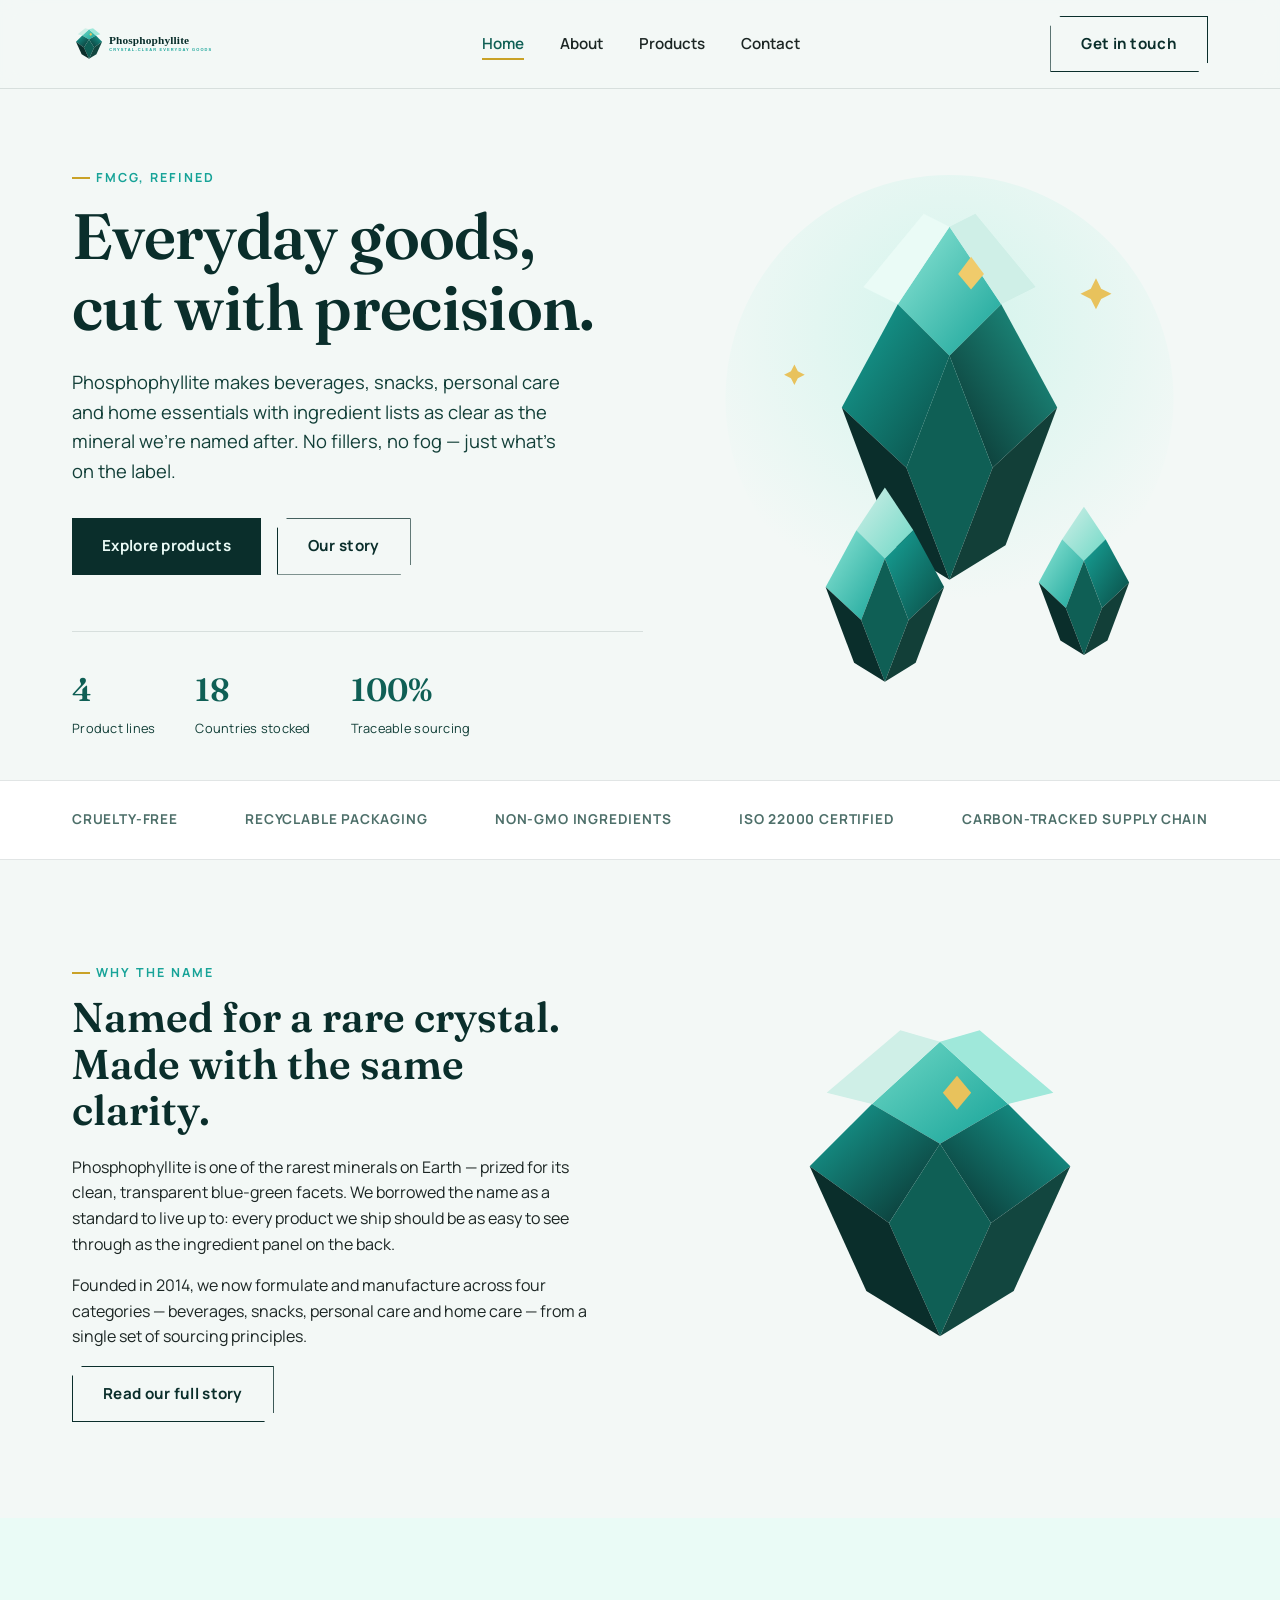
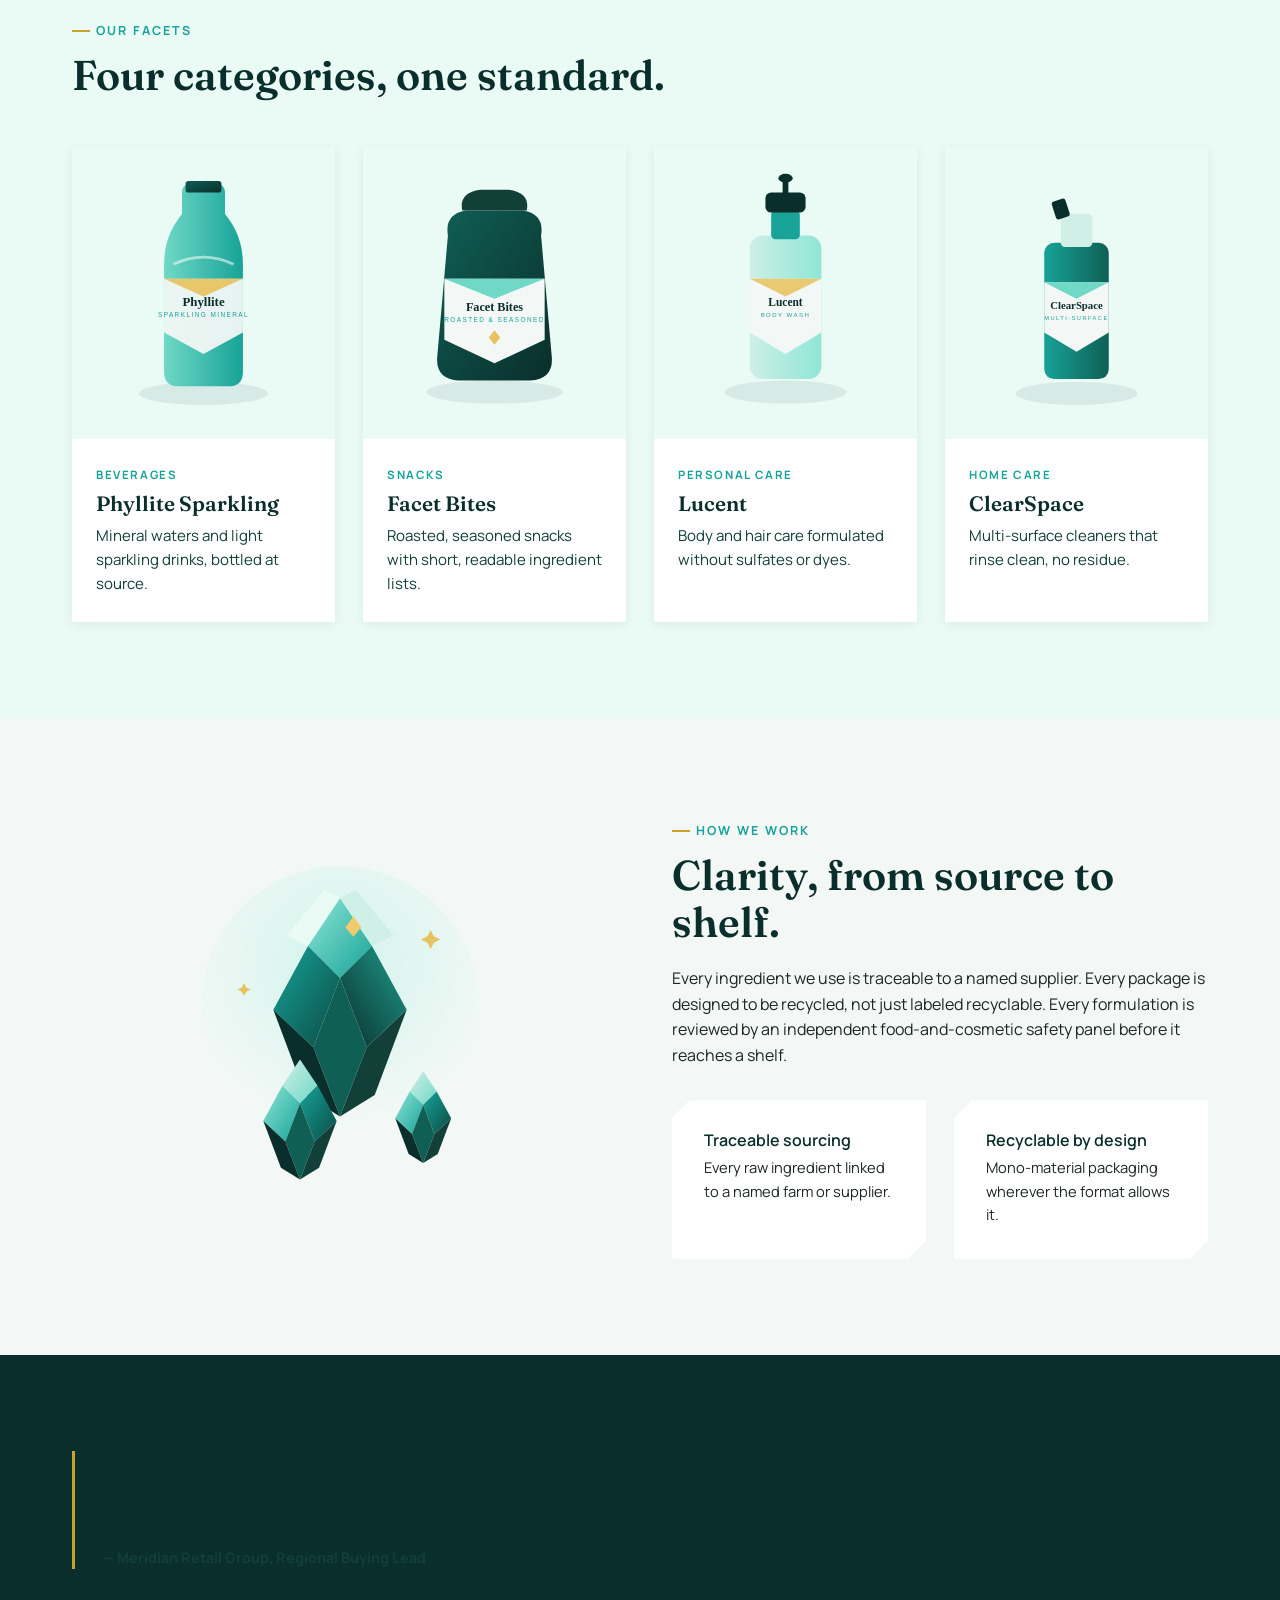
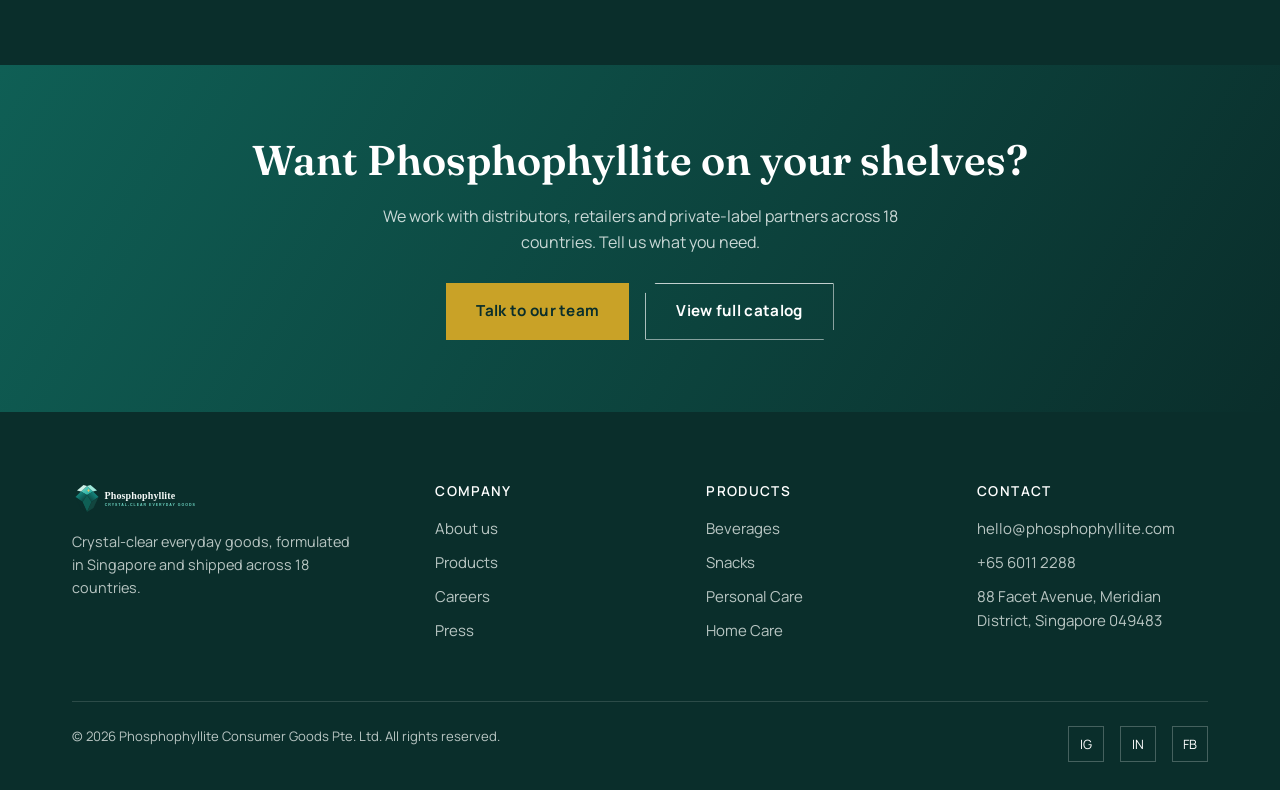
<file: docs/index.html>
<!DOCTYPE html>
<html lang="en">
<head>
<meta charset="UTF-8">
<meta name="viewport" content="width=device-width, initial-scale=1.0">
<title>Phosphophyllite — Crystal-Clear Everyday Goods</title>
<meta name="description" content="Phosphophyllite makes beverages, snacks, personal care and home care products with crystal-clear ingredients and transparent sourcing.">
<link rel="icon" type="image/svg+xml" href="assets/favicon.svg">
<link rel="preconnect" href="https://fonts.googleapis.com">
<link href="https://fonts.googleapis.com/css2?family=Fraunces:opsz,wght@9..144,500;9..144,600;9..144,700&family=Manrope:wght@400;500;600;700;800&display=swap" rel="stylesheet">
<link rel="stylesheet" href="css/style.css">
</head>
<body>

<header class="site-header">
  <nav class="nav">
    <a href="index.html" class="nav-logo"><img src="assets/logo-full.svg" alt="Phosphophyllite"></a>
    <ul class="nav-links" id="nav-links">
      <li><a href="index.html" class="active">Home</a></li>
      <li><a href="about.html">About</a></li>
      <li><a href="products.html">Products</a></li>
      <li><a href="contact.html">Contact</a></li>
    </ul>
    <div class="nav-cta">
      <a href="contact.html" class="btn btn-secondary">Get in touch</a>
      <button class="nav-toggle" aria-label="Toggle menu" aria-expanded="false">
        <span></span><span></span><span></span>
      </button>
    </div>
  </nav>
</header>

<main>

  <!-- HERO -->
  <section class="hero">
    <div class="container">
      <div class="hero-copy">
        <span class="eyebrow">FMCG, refined</span>
        <h1>Everyday goods,<br>cut with precision.</h1>
        <p class="hero-lede">Phosphophyllite makes beverages, snacks, personal care and home essentials with ingredient lists as clear as the mineral we're named after. No fillers, no fog — just what's on the label.</p>
        <div class="hero-actions">
          <a href="products.html" class="btn btn-primary">Explore products</a>
          <a href="about.html" class="btn btn-secondary">Our story</a>
        </div>
        <div class="hero-stats">
          <div>
            <span class="stat-num">4</span>
            <span class="stat-label">Product lines</span>
          </div>
          <div>
            <span class="stat-num">18</span>
            <span class="stat-label">Countries stocked</span>
          </div>
          <div>
            <span class="stat-num">100%</span>
            <span class="stat-label">Traceable sourcing</span>
          </div>
        </div>
      </div>
      <div class="hero-art">
        <img src="assets/hero-crystal.svg" alt="Illustration of a faceted phosphophyllite crystal cluster">
      </div>
    </div>
  </section>

  <!-- TRUST STRIP -->
  <div class="trust-strip">
    <div class="container">
      <span>Cruelty-free</span>
      <span>Recyclable packaging</span>
      <span>Non-GMO ingredients</span>
      <span>ISO 22000 certified</span>
      <span>Carbon-tracked supply chain</span>
    </div>
  </div>

  <!-- ABOUT TEASER -->
  <section>
    <div class="container two-col">
      <div>
        <span class="eyebrow">Why the name</span>
        <h2>Named for a rare crystal.<br>Made with the same clarity.</h2>
        <p>Phosphophyllite is one of the rarest minerals on Earth — prized for its clean, transparent blue-green facets. We borrowed the name as a standard to live up to: every product we ship should be as easy to see through as the ingredient panel on the back.</p>
        <p>Founded in 2014, we now formulate and manufacture across four categories — beverages, snacks, personal care and home care — from a single set of sourcing principles.</p>
        <a href="about.html" class="btn btn-secondary">Read our full story</a>
      </div>
      <div>
        <img src="assets/logo-mark.svg" alt="Phosphophyllite crystal mark" style="width:100%; max-width:340px; margin:0 auto; display:block;">
      </div>
    </div>
  </section>

  <!-- PRODUCT FACETS -->
  <section class="section-pale">
    <div class="container">
      <span class="eyebrow">Our facets</span>
      <h2>Four categories, one standard.</h2>
      <div class="grid grid-4" style="margin-top:48px;">
        <a href="products.html#beverages" class="product-card">
          <div class="thumb"><img src="assets/product-beverages.svg" alt="Phyllite sparkling mineral water bottle"></div>
          <div class="info">
            <span class="tag">Beverages</span>
            <h3>Phyllite Sparkling</h3>
            <p>Mineral waters and light sparkling drinks, bottled at source.</p>
          </div>
        </a>
        <a href="products.html#snacks" class="product-card">
          <div class="thumb"><img src="assets/product-snacks.svg" alt="Facet Bites roasted snack pouch"></div>
          <div class="info">
            <span class="tag">Snacks</span>
            <h3>Facet Bites</h3>
            <p>Roasted, seasoned snacks with short, readable ingredient lists.</p>
          </div>
        </a>
        <a href="products.html#personal-care" class="product-card">
          <div class="thumb"><img src="assets/product-personal-care.svg" alt="Lucent body wash bottle"></div>
          <div class="info">
            <span class="tag">Personal Care</span>
            <h3>Lucent</h3>
            <p>Body and hair care formulated without sulfates or dyes.</p>
          </div>
        </a>
        <a href="products.html#home-care" class="product-card">
          <div class="thumb"><img src="assets/product-home-care.svg" alt="ClearSpace multi-surface cleaner bottle"></div>
          <div class="info">
            <span class="tag">Home Care</span>
            <h3>ClearSpace</h3>
            <p>Multi-surface cleaners that rinse clean, no residue.</p>
          </div>
        </a>
      </div>
    </div>
  </section>

  <!-- QUALITY / SUSTAINABILITY -->
  <section>
    <div class="container two-col">
      <div>
        <img src="assets/hero-crystal.svg" alt="Faceted crystal illustration representing product purity" style="max-width:320px; margin:0 auto; display:block;">
      </div>
      <div>
        <span class="eyebrow">How we work</span>
        <h2>Clarity, from source to shelf.</h2>
        <p>Every ingredient we use is traceable to a named supplier. Every package is designed to be recycled, not just labeled recyclable. Every formulation is reviewed by an independent food-and-cosmetic safety panel before it reaches a shelf.</p>
        <div class="grid grid-2" style="margin-top:32px;">
          <div class="card facet-cut value-card">
            <h4 style="font-family:'Manrope',sans-serif; margin-bottom:6px;">Traceable sourcing</h4>
            <p style="font-size:0.92rem; margin:0;">Every raw ingredient linked to a named farm or supplier.</p>
          </div>
          <div class="card facet-cut value-card">
            <h4 style="font-family:'Manrope',sans-serif; margin-bottom:6px;">Recyclable by design</h4>
            <p style="font-size:0.92rem; margin:0;">Mono-material packaging wherever the format allows it.</p>
          </div>
        </div>
      </div>
    </div>
  </section>

  <!-- TESTIMONIAL -->
  <section class="section-dark">
    <div class="container">
      <div class="quote-block">
        "We switched three retail chains to Phosphophyllite's home care line in a single quarter — the reorder rate spoke for itself."
        <div class="quote-attrib">— Meridian Retail Group, Regional Buying Lead</div>
      </div>
    </div>
  </section>

  <!-- CTA -->
  <div class="cta-banner">
    <div class="container">
      <h2>Want Phosphophyllite on your shelves?</h2>
      <p>We work with distributors, retailers and private-label partners across 18 countries. Tell us what you need.</p>
      <div class="cta-actions">
        <a href="contact.html" class="btn btn-gold">Talk to our team</a>
        <a href="products.html" class="btn btn-secondary">View full catalog</a>
      </div>
    </div>
  </div>

</main>

<footer class="site-footer">
  <div class="container">
    <div class="footer-grid">
      <div class="footer-logo">
        <img src="assets/logo-full-dark.svg" alt="Phosphophyllite">
        <p style="max-width:32ch; font-size:0.9rem;">Crystal-clear everyday goods, formulated in Singapore and shipped across 18 countries.</p>
      </div>
      <div>
        <h4>Company</h4>
        <ul>
          <li><a href="about.html">About us</a></li>
          <li><a href="products.html">Products</a></li>
          <li><a href="contact.html">Careers</a></li>
          <li><a href="contact.html">Press</a></li>
        </ul>
      </div>
      <div>
        <h4>Products</h4>
        <ul>
          <li><a href="products.html#beverages">Beverages</a></li>
          <li><a href="products.html#snacks">Snacks</a></li>
          <li><a href="products.html#personal-care">Personal Care</a></li>
          <li><a href="products.html#home-care">Home Care</a></li>
        </ul>
      </div>
      <div>
        <h4>Contact</h4>
        <ul>
          <li>hello@phosphophyllite.com</li>
          <li>+65 6011 2288</li>
          <li>88 Facet Avenue, Meridian District, Singapore 049483</li>
        </ul>
      </div>
    </div>
    <div class="footer-bottom">
      <span>© 2026 Phosphophyllite Consumer Goods Pte. Ltd. All rights reserved.</span>
      <div class="social-row">
        <a href="#" aria-label="Instagram">IG</a>
        <a href="#" aria-label="LinkedIn">IN</a>
        <a href="#" aria-label="Facebook">FB</a>
      </div>
    </div>
  </div>
</footer>

<script src="js/script.js"></script>
</body>
</html>
</file>
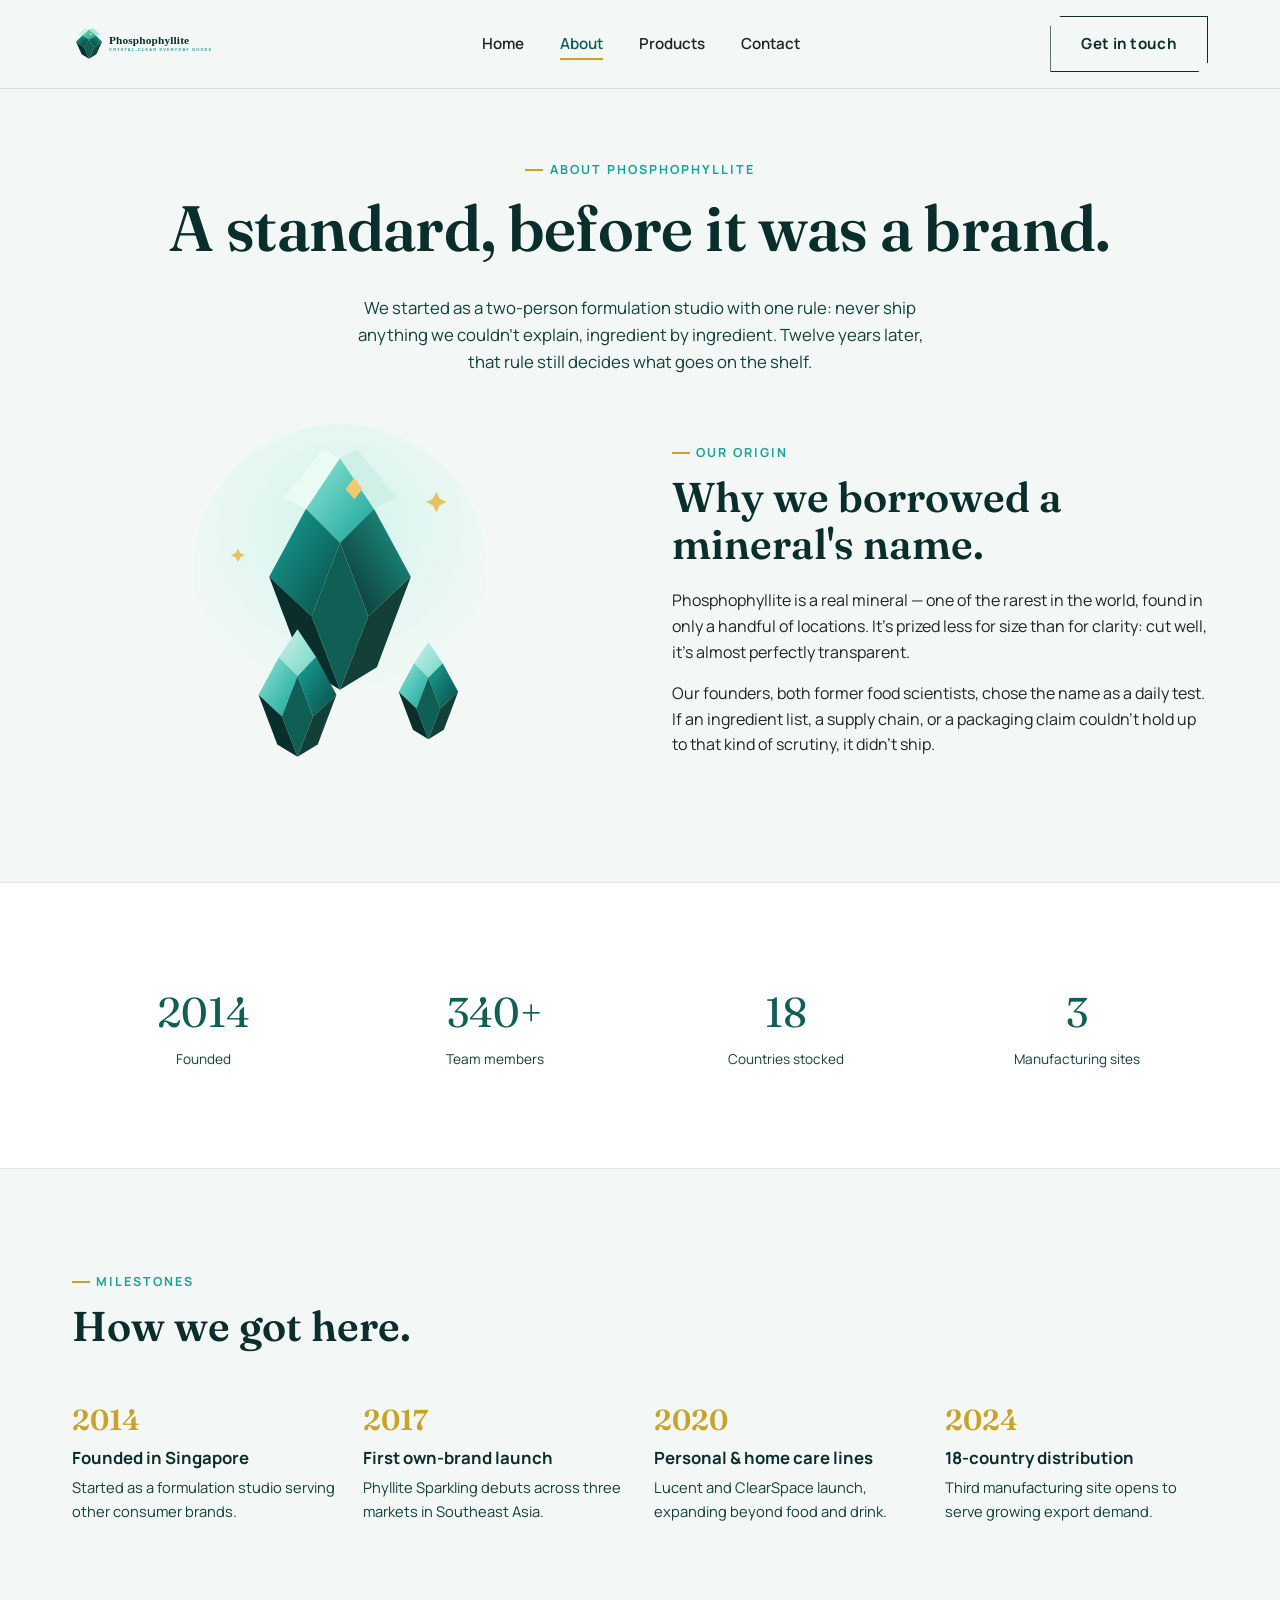
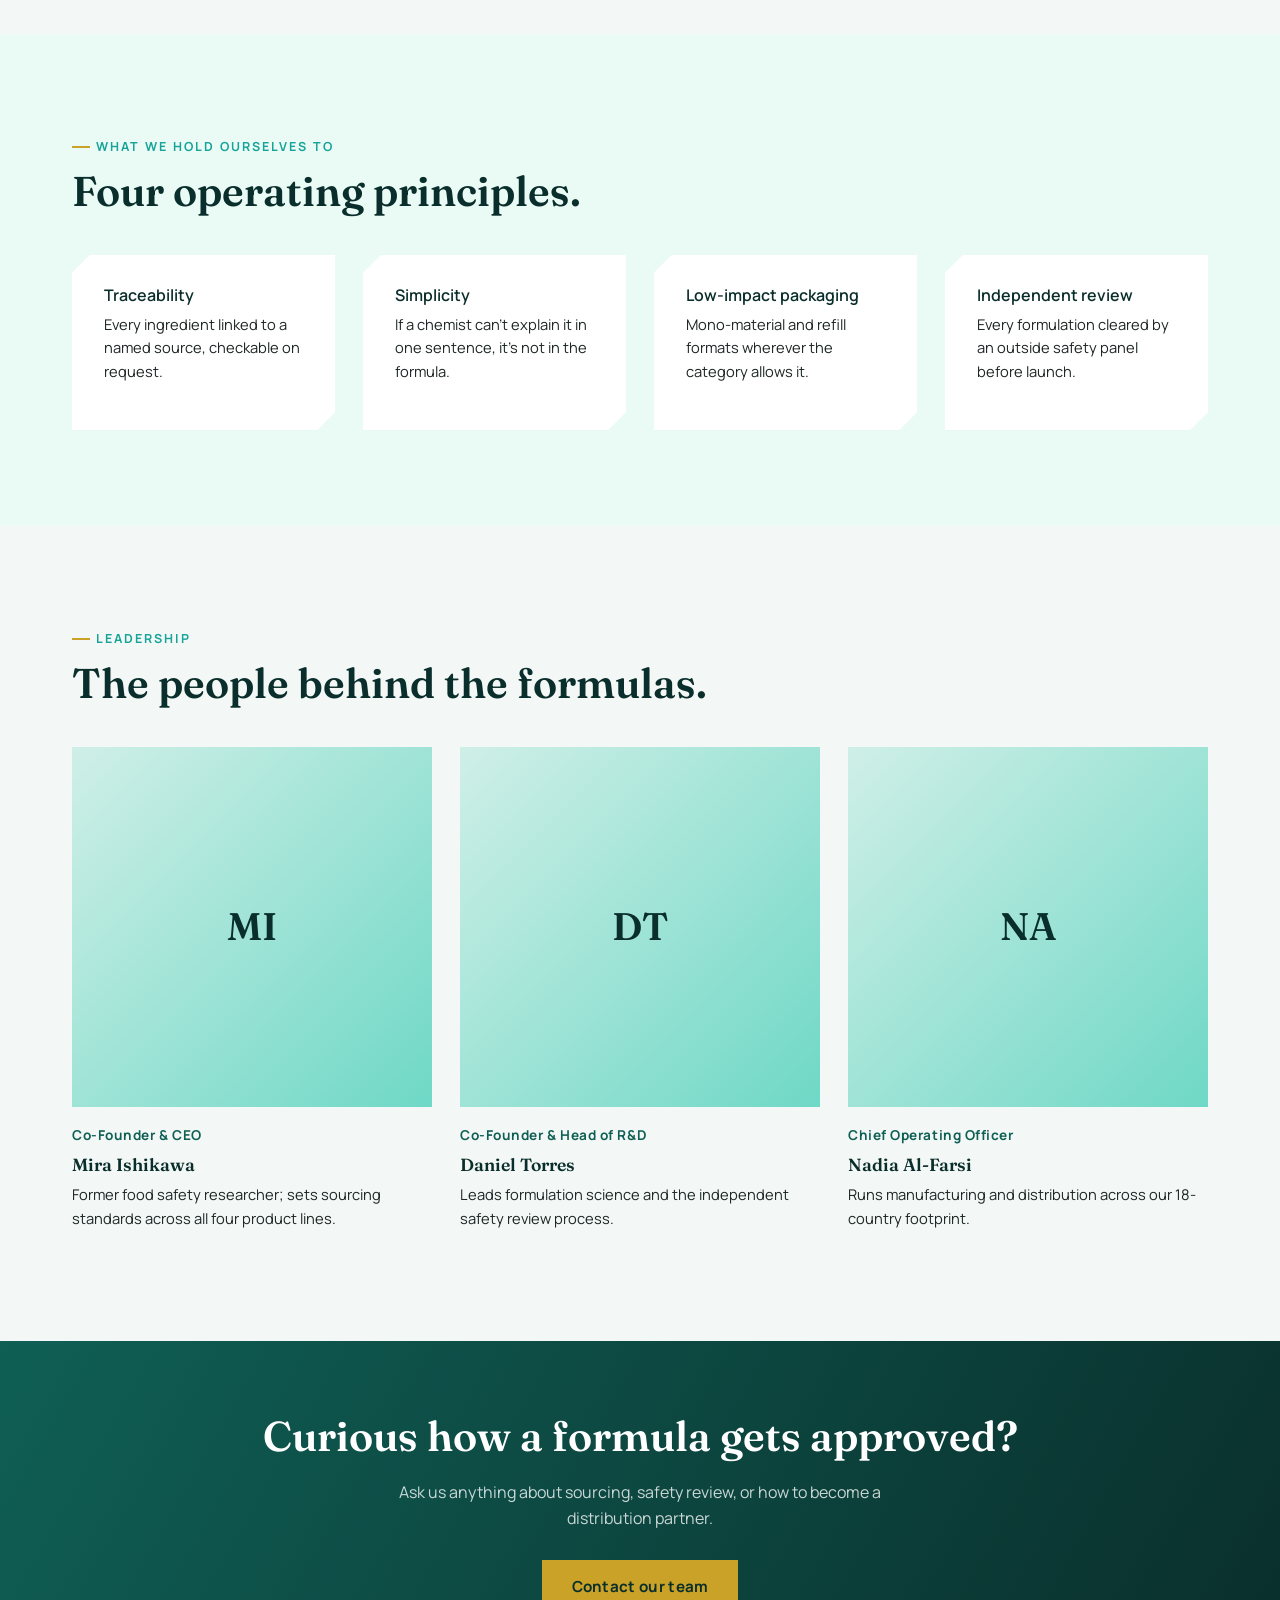
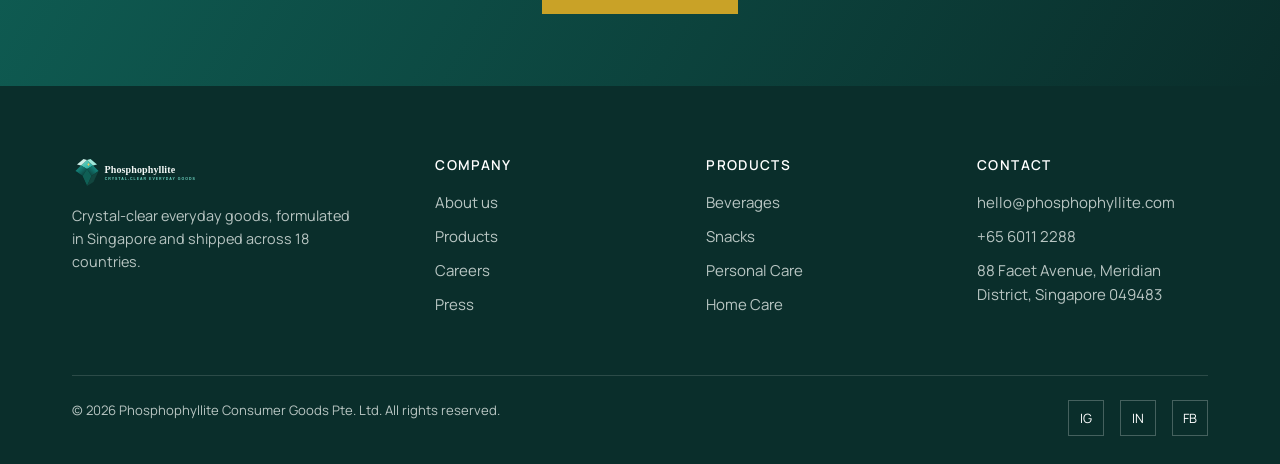
<file: docs/about.html>
<!DOCTYPE html>
<html lang="en">
<head>
<meta charset="UTF-8">
<meta name="viewport" content="width=device-width, initial-scale=1.0">
<title>About — Phosphophyllite</title>
<meta name="description" content="Founded in 2014, Phosphophyllite formulates beverages, snacks, personal care and home care products around one principle: transparency you can see through.">
<link rel="icon" type="image/svg+xml" href="assets/favicon.svg">
<link rel="preconnect" href="https://fonts.googleapis.com">
<link href="https://fonts.googleapis.com/css2?family=Fraunces:opsz,wght@9..144,500;9..144,600;9..144,700&family=Manrope:wght@400;500;600;700;800&display=swap" rel="stylesheet">
<link rel="stylesheet" href="css/style.css">
</head>
<body>

<header class="site-header">
  <nav class="nav">
    <a href="index.html" class="nav-logo"><img src="assets/logo-full.svg" alt="Phosphophyllite"></a>
    <ul class="nav-links" id="nav-links">
      <li><a href="index.html">Home</a></li>
      <li><a href="about.html" class="active">About</a></li>
      <li><a href="products.html">Products</a></li>
      <li><a href="contact.html">Contact</a></li>
    </ul>
    <div class="nav-cta">
      <a href="contact.html" class="btn btn-secondary">Get in touch</a>
      <button class="nav-toggle" aria-label="Toggle menu" aria-expanded="false">
        <span></span><span></span><span></span>
      </button>
    </div>
  </nav>
</header>

<main>

  <div class="page-header container">
    <span class="eyebrow">About Phosphophyllite</span>
    <h1>A standard, before it was a brand.</h1>
    <p>We started as a two-person formulation studio with one rule: never ship anything we couldn't explain, ingredient by ingredient. Twelve years later, that rule still decides what goes on the shelf.</p>
  </div>

  <section style="padding-top:0;">
    <div class="container two-col">
      <div>
        <img src="assets/hero-crystal.svg" alt="Faceted crystal illustration" style="max-width:340px; margin:0 auto; display:block;">
      </div>
      <div>
        <span class="eyebrow">Our origin</span>
        <h2>Why we borrowed a mineral's name.</h2>
        <p>Phosphophyllite is a real mineral — one of the rarest in the world, found in only a handful of locations. It's prized less for size than for clarity: cut well, it's almost perfectly transparent.</p>
        <p>Our founders, both former food scientists, chose the name as a daily test. If an ingredient list, a supply chain, or a packaging claim couldn't hold up to that kind of scrutiny, it didn't ship.</p>
      </div>
    </div>
  </section>

  <!-- STATS BAND -->
  <section class="stat-band">
    <div class="container grid grid-4">
      <div>
        <span class="stat-num">2014</span>
        <span class="stat-label">Founded</span>
      </div>
      <div>
        <span class="stat-num">340+</span>
        <span class="stat-label">Team members</span>
      </div>
      <div>
        <span class="stat-num">18</span>
        <span class="stat-label">Countries stocked</span>
      </div>
      <div>
        <span class="stat-num">3</span>
        <span class="stat-label">Manufacturing sites</span>
      </div>
    </div>
  </section>

  <!-- TIMELINE -->
  <section>
    <div class="container">
      <span class="eyebrow">Milestones</span>
      <h2>How we got here.</h2>
      <div class="timeline">
        <div class="timeline-item">
          <span class="year">2014</span>
          <h4>Founded in Singapore</h4>
          <p>Started as a formulation studio serving other consumer brands.</p>
        </div>
        <div class="timeline-item">
          <span class="year">2017</span>
          <h4>First own-brand launch</h4>
          <p>Phyllite Sparkling debuts across three markets in Southeast Asia.</p>
        </div>
        <div class="timeline-item">
          <span class="year">2020</span>
          <h4>Personal &amp; home care lines</h4>
          <p>Lucent and ClearSpace launch, expanding beyond food and drink.</p>
        </div>
        <div class="timeline-item">
          <span class="year">2024</span>
          <h4>18-country distribution</h4>
          <p>Third manufacturing site opens to serve growing export demand.</p>
        </div>
      </div>
    </div>
  </section>

  <!-- VALUES -->
  <section class="section-pale">
    <div class="container">
      <span class="eyebrow">What we hold ourselves to</span>
      <h2>Four operating principles.</h2>
      <div class="grid grid-4" style="margin-top:40px;">
        <div class="card facet-cut">
          <h4 style="font-family:'Manrope',sans-serif;">Traceability</h4>
          <p style="font-size:0.92rem;">Every ingredient linked to a named source, checkable on request.</p>
        </div>
        <div class="card facet-cut">
          <h4 style="font-family:'Manrope',sans-serif;">Simplicity</h4>
          <p style="font-size:0.92rem;">If a chemist can't explain it in one sentence, it's not in the formula.</p>
        </div>
        <div class="card facet-cut">
          <h4 style="font-family:'Manrope',sans-serif;">Low-impact packaging</h4>
          <p style="font-size:0.92rem;">Mono-material and refill formats wherever the category allows it.</p>
        </div>
        <div class="card facet-cut">
          <h4 style="font-family:'Manrope',sans-serif;">Independent review</h4>
          <p style="font-size:0.92rem;">Every formulation cleared by an outside safety panel before launch.</p>
        </div>
      </div>
    </div>
  </section>

  <!-- LEADERSHIP -->
  <section>
    <div class="container">
      <span class="eyebrow">Leadership</span>
      <h2>The people behind the formulas.</h2>
      <div class="grid grid-3" style="margin-top:40px;">
        <div class="leader-card">
          <div class="leader-photo">MI</div>
          <div class="leader-role">Co-Founder &amp; CEO</div>
          <h3 style="font-size:1.1rem;">Mira Ishikawa</h3>
          <p style="font-size:0.92rem;">Former food safety researcher; sets sourcing standards across all four product lines.</p>
        </div>
        <div class="leader-card">
          <div class="leader-photo">DT</div>
          <div class="leader-role">Co-Founder &amp; Head of R&amp;D</div>
          <h3 style="font-size:1.1rem;">Daniel Torres</h3>
          <p style="font-size:0.92rem;">Leads formulation science and the independent safety review process.</p>
        </div>
        <div class="leader-card">
          <div class="leader-photo">NA</div>
          <div class="leader-role">Chief Operating Officer</div>
          <h3 style="font-size:1.1rem;">Nadia Al-Farsi</h3>
          <p style="font-size:0.92rem;">Runs manufacturing and distribution across our 18-country footprint.</p>
        </div>
      </div>
    </div>
  </section>

  <!-- CTA -->
  <div class="cta-banner">
    <div class="container">
      <h2>Curious how a formula gets approved?</h2>
      <p>Ask us anything about sourcing, safety review, or how to become a distribution partner.</p>
      <div class="cta-actions">
        <a href="contact.html" class="btn btn-gold">Contact our team</a>
      </div>
    </div>
  </div>

</main>

<footer class="site-footer">
  <div class="container">
    <div class="footer-grid">
      <div class="footer-logo">
        <img src="assets/logo-full-dark.svg" alt="Phosphophyllite">
        <p style="max-width:32ch; font-size:0.9rem;">Crystal-clear everyday goods, formulated in Singapore and shipped across 18 countries.</p>
      </div>
      <div>
        <h4>Company</h4>
        <ul>
          <li><a href="about.html">About us</a></li>
          <li><a href="products.html">Products</a></li>
          <li><a href="contact.html">Careers</a></li>
          <li><a href="contact.html">Press</a></li>
        </ul>
      </div>
      <div>
        <h4>Products</h4>
        <ul>
          <li><a href="products.html#beverages">Beverages</a></li>
          <li><a href="products.html#snacks">Snacks</a></li>
          <li><a href="products.html#personal-care">Personal Care</a></li>
          <li><a href="products.html#home-care">Home Care</a></li>
        </ul>
      </div>
      <div>
        <h4>Contact</h4>
        <ul>
          <li>hello@phosphophyllite.com</li>
          <li>+65 6011 2288</li>
          <li>88 Facet Avenue, Meridian District, Singapore 049483</li>
        </ul>
      </div>
    </div>
    <div class="footer-bottom">
      <span>© 2026 Phosphophyllite Consumer Goods Pte. Ltd. All rights reserved.</span>
      <div class="social-row">
        <a href="#" aria-label="Instagram">IG</a>
        <a href="#" aria-label="LinkedIn">IN</a>
        <a href="#" aria-label="Facebook">FB</a>
      </div>
    </div>
  </div>
</footer>

<script src="js/script.js"></script>
</body>
</html>
</file>
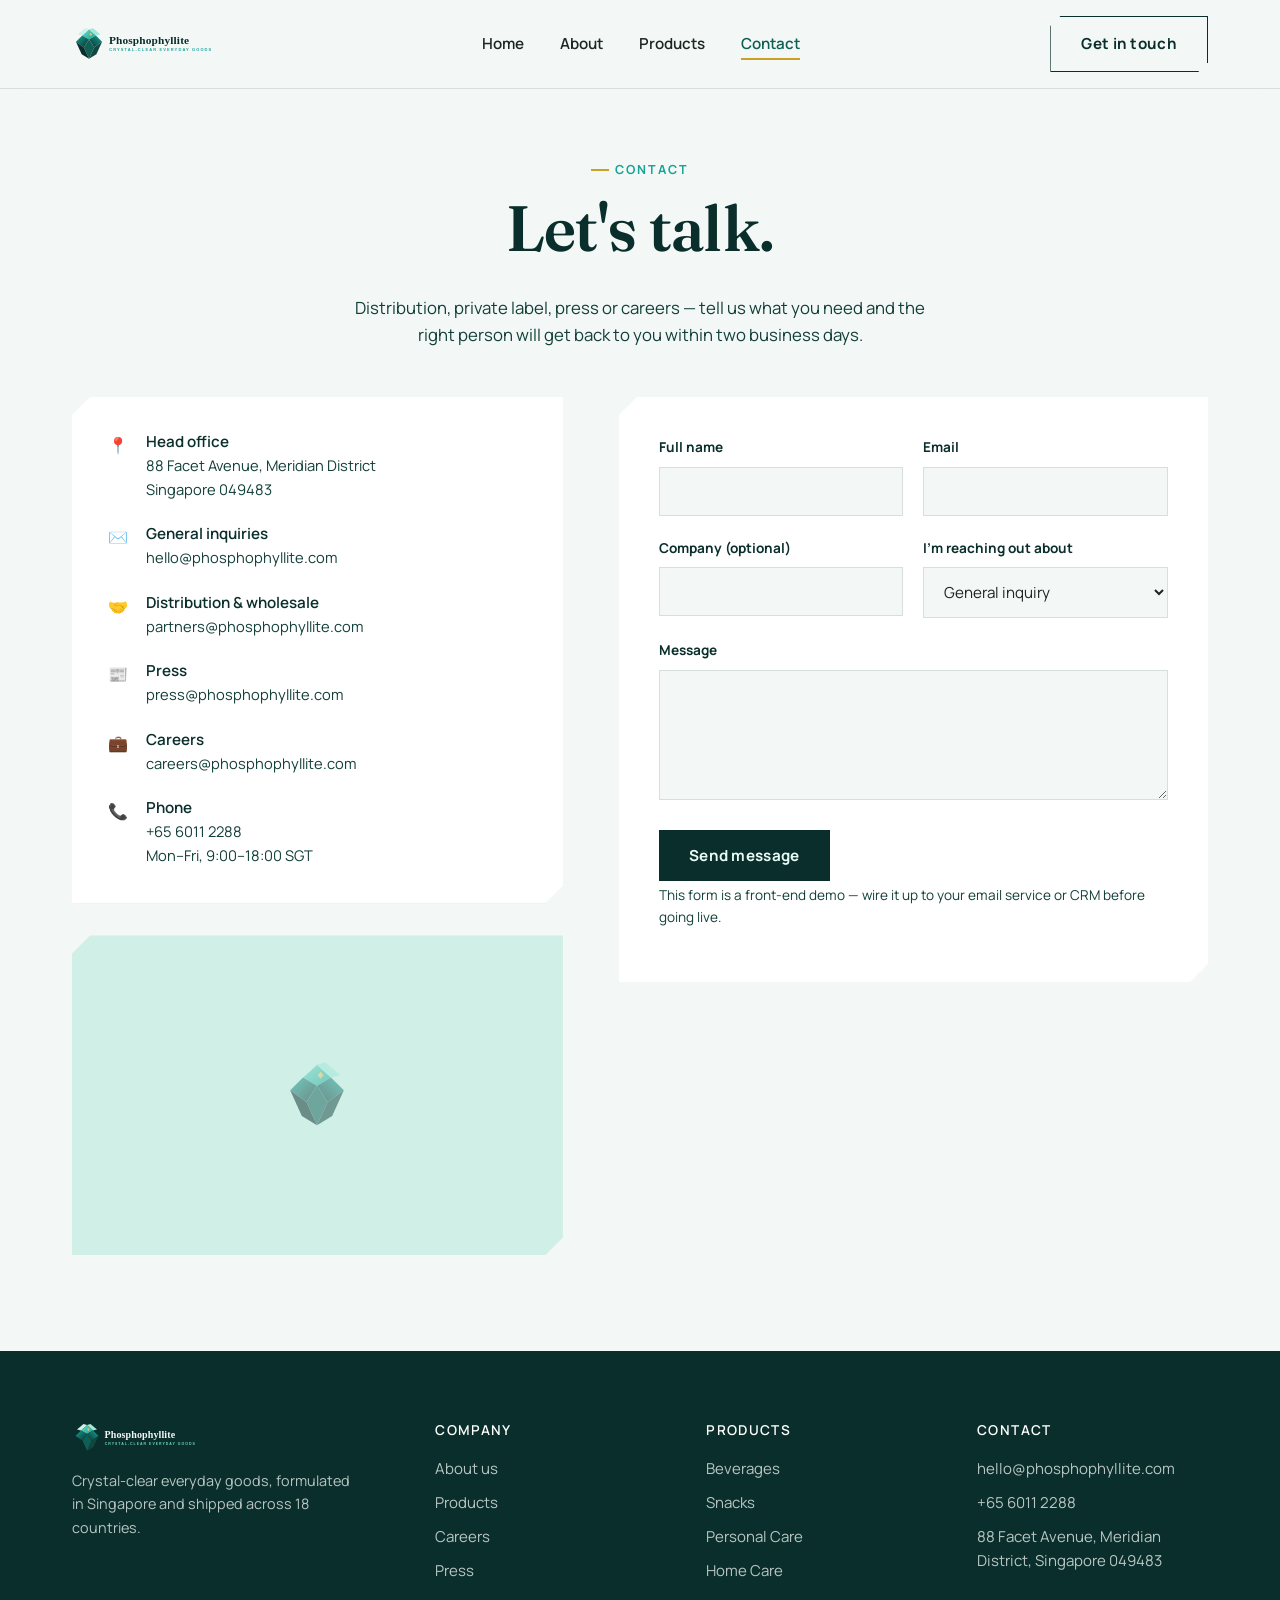
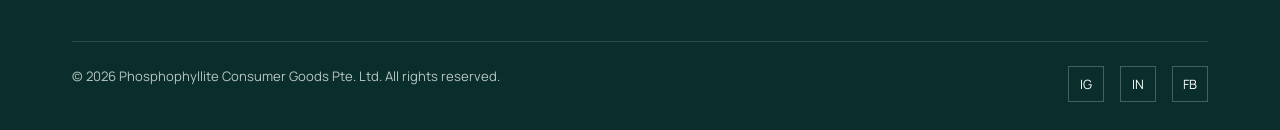
<file: docs/contact.html>
<!DOCTYPE html>
<html lang="en">
<head>
<meta charset="UTF-8">
<meta name="viewport" content="width=device-width, initial-scale=1.0">
<title>Contact — Phosphophyllite</title>
<meta name="description" content="Get in touch with Phosphophyllite for distribution, private label, press or careers inquiries.">
<link rel="icon" type="image/svg+xml" href="assets/favicon.svg">
<link rel="preconnect" href="https://fonts.googleapis.com">
<link href="https://fonts.googleapis.com/css2?family=Fraunces:opsz,wght@9..144,500;9..144,600;9..144,700&family=Manrope:wght@400;500;600;700;800&display=swap" rel="stylesheet">
<link rel="stylesheet" href="css/style.css">
</head>
<body>

<header class="site-header">
  <nav class="nav">
    <a href="index.html" class="nav-logo"><img src="assets/logo-full.svg" alt="Phosphophyllite"></a>
    <ul class="nav-links" id="nav-links">
      <li><a href="index.html">Home</a></li>
      <li><a href="about.html">About</a></li>
      <li><a href="products.html">Products</a></li>
      <li><a href="contact.html" class="active">Contact</a></li>
    </ul>
    <div class="nav-cta">
      <a href="contact.html" class="btn btn-secondary">Get in touch</a>
      <button class="nav-toggle" aria-label="Toggle menu" aria-expanded="false">
        <span></span><span></span><span></span>
      </button>
    </div>
  </nav>
</header>

<main>

  <div class="page-header container">
    <span class="eyebrow">Contact</span>
    <h1>Let's talk.</h1>
    <p>Distribution, private label, press or careers — tell us what you need and the right person will get back to you within two business days.</p>
  </div>

  <section style="padding-top:0;">
    <div class="container contact-grid">

      <div>
        <div class="contact-info-card facet-cut">
          <div class="row">
            <div class="ic">📍</div>
            <div>
              <h4>Head office</h4>
              <p>88 Facet Avenue, Meridian District<br>Singapore 049483</p>
            </div>
          </div>
          <div class="row">
            <div class="ic">✉️</div>
            <div>
              <h4>General inquiries</h4>
              <p>hello@phosphophyllite.com</p>
            </div>
          </div>
          <div class="row">
            <div class="ic">🤝</div>
            <div>
              <h4>Distribution &amp; wholesale</h4>
              <p>partners@phosphophyllite.com</p>
            </div>
          </div>
          <div class="row">
            <div class="ic">📰</div>
            <div>
              <h4>Press</h4>
              <p>press@phosphophyllite.com</p>
            </div>
          </div>
          <div class="row">
            <div class="ic">💼</div>
            <div>
              <h4>Careers</h4>
              <p>careers@phosphophyllite.com</p>
            </div>
          </div>
          <div class="row" style="margin-bottom:0;">
            <div class="ic">📞</div>
            <div>
              <h4>Phone</h4>
              <p>+65 6011 2288<br>Mon–Fri, 9:00–18:00 SGT</p>
            </div>
          </div>
        </div>

        <div class="map-embed facet-cut" style="background:var(--crystal-pale); display:flex; align-items:center; justify-content:center;">
          <img src="assets/logo-mark.svg" alt="" style="width:70px; opacity:0.5;">
        </div>
      </div>

      <div class="form-card facet-cut">
        <div class="form-success" id="form-success" role="status">Thanks — your message has been sent. This is a demo form, so nothing was actually delivered, but a live version would notify our team instantly.</div>
        <form id="contact-form">
          <div class="form-row">
            <div class="field">
              <label for="name">Full name</label>
              <input type="text" id="name" name="name" required autocomplete="name">
            </div>
            <div class="field">
              <label for="email">Email</label>
              <input type="email" id="email" name="email" required autocomplete="email">
            </div>
          </div>
          <div class="form-row">
            <div class="field">
              <label for="company">Company (optional)</label>
              <input type="text" id="company" name="company" autocomplete="organization">
            </div>
            <div class="field">
              <label for="reason">I'm reaching out about</label>
              <select id="reason" name="reason">
                <option>General inquiry</option>
                <option>Distribution &amp; wholesale</option>
                <option>Private label</option>
                <option>Press</option>
                <option>Careers</option>
              </select>
            </div>
          </div>
          <div class="field">
            <label for="message">Message</label>
            <textarea id="message" name="message" required></textarea>
          </div>
          <button type="submit" class="btn btn-primary">Send message</button>
          <p class="form-note">This form is a front-end demo — wire it up to your email service or CRM before going live.</p>
        </form>
      </div>

    </div>
  </section>

</main>

<footer class="site-footer">
  <div class="container">
    <div class="footer-grid">
      <div class="footer-logo">
        <img src="assets/logo-full-dark.svg" alt="Phosphophyllite">
        <p style="max-width:32ch; font-size:0.9rem;">Crystal-clear everyday goods, formulated in Singapore and shipped across 18 countries.</p>
      </div>
      <div>
        <h4>Company</h4>
        <ul>
          <li><a href="about.html">About us</a></li>
          <li><a href="products.html">Products</a></li>
          <li><a href="contact.html">Careers</a></li>
          <li><a href="contact.html">Press</a></li>
        </ul>
      </div>
      <div>
        <h4>Products</h4>
        <ul>
          <li><a href="products.html#beverages">Beverages</a></li>
          <li><a href="products.html#snacks">Snacks</a></li>
          <li><a href="products.html#personal-care">Personal Care</a></li>
          <li><a href="products.html#home-care">Home Care</a></li>
        </ul>
      </div>
      <div>
        <h4>Contact</h4>
        <ul>
          <li>hello@phosphophyllite.com</li>
          <li>+65 6011 2288</li>
          <li>88 Facet Avenue, Meridian District, Singapore 049483</li>
        </ul>
      </div>
    </div>
    <div class="footer-bottom">
      <span>© 2026 Phosphophyllite Consumer Goods Pte. Ltd. All rights reserved.</span>
      <div class="social-row">
        <a href="#" aria-label="Instagram">IG</a>
        <a href="#" aria-label="LinkedIn">IN</a>
        <a href="#" aria-label="Facebook">FB</a>
      </div>
    </div>
  </div>
</footer>

<script src="js/script.js"></script>
</body>
</html>
</file>
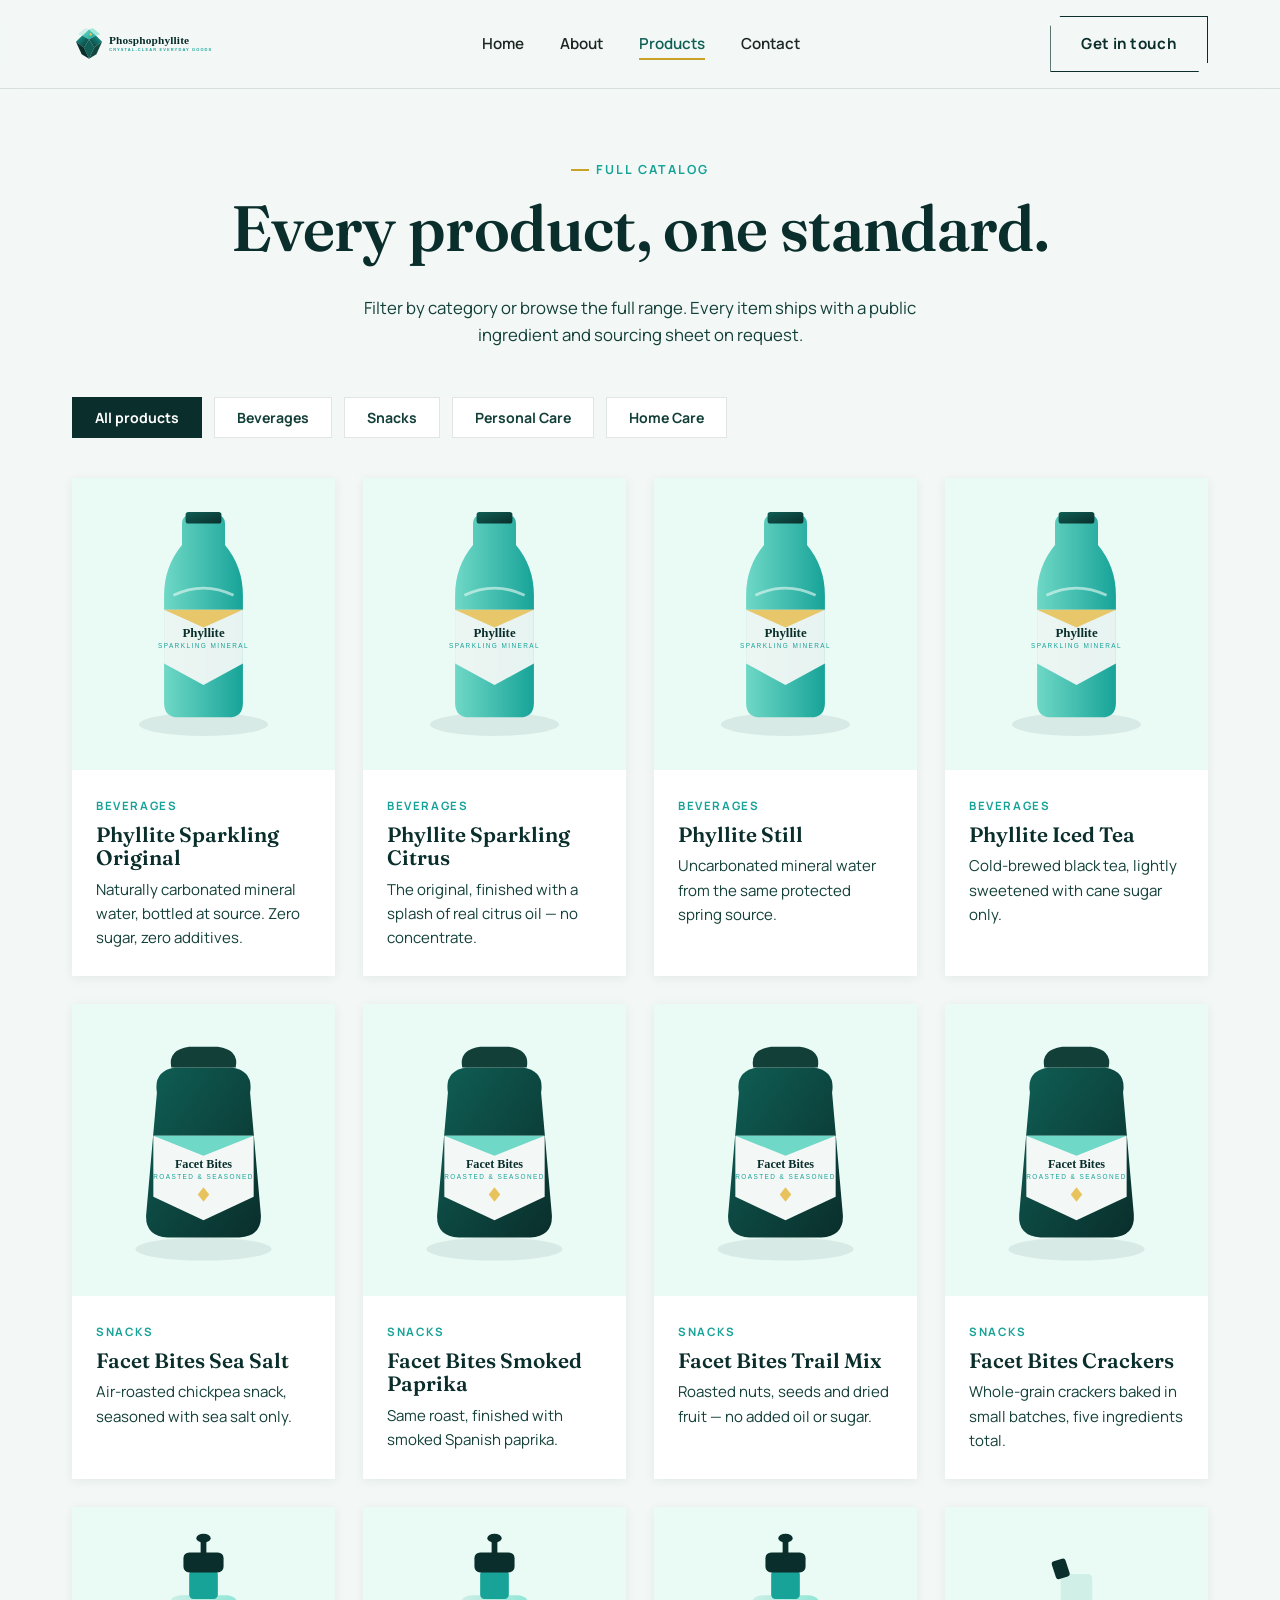
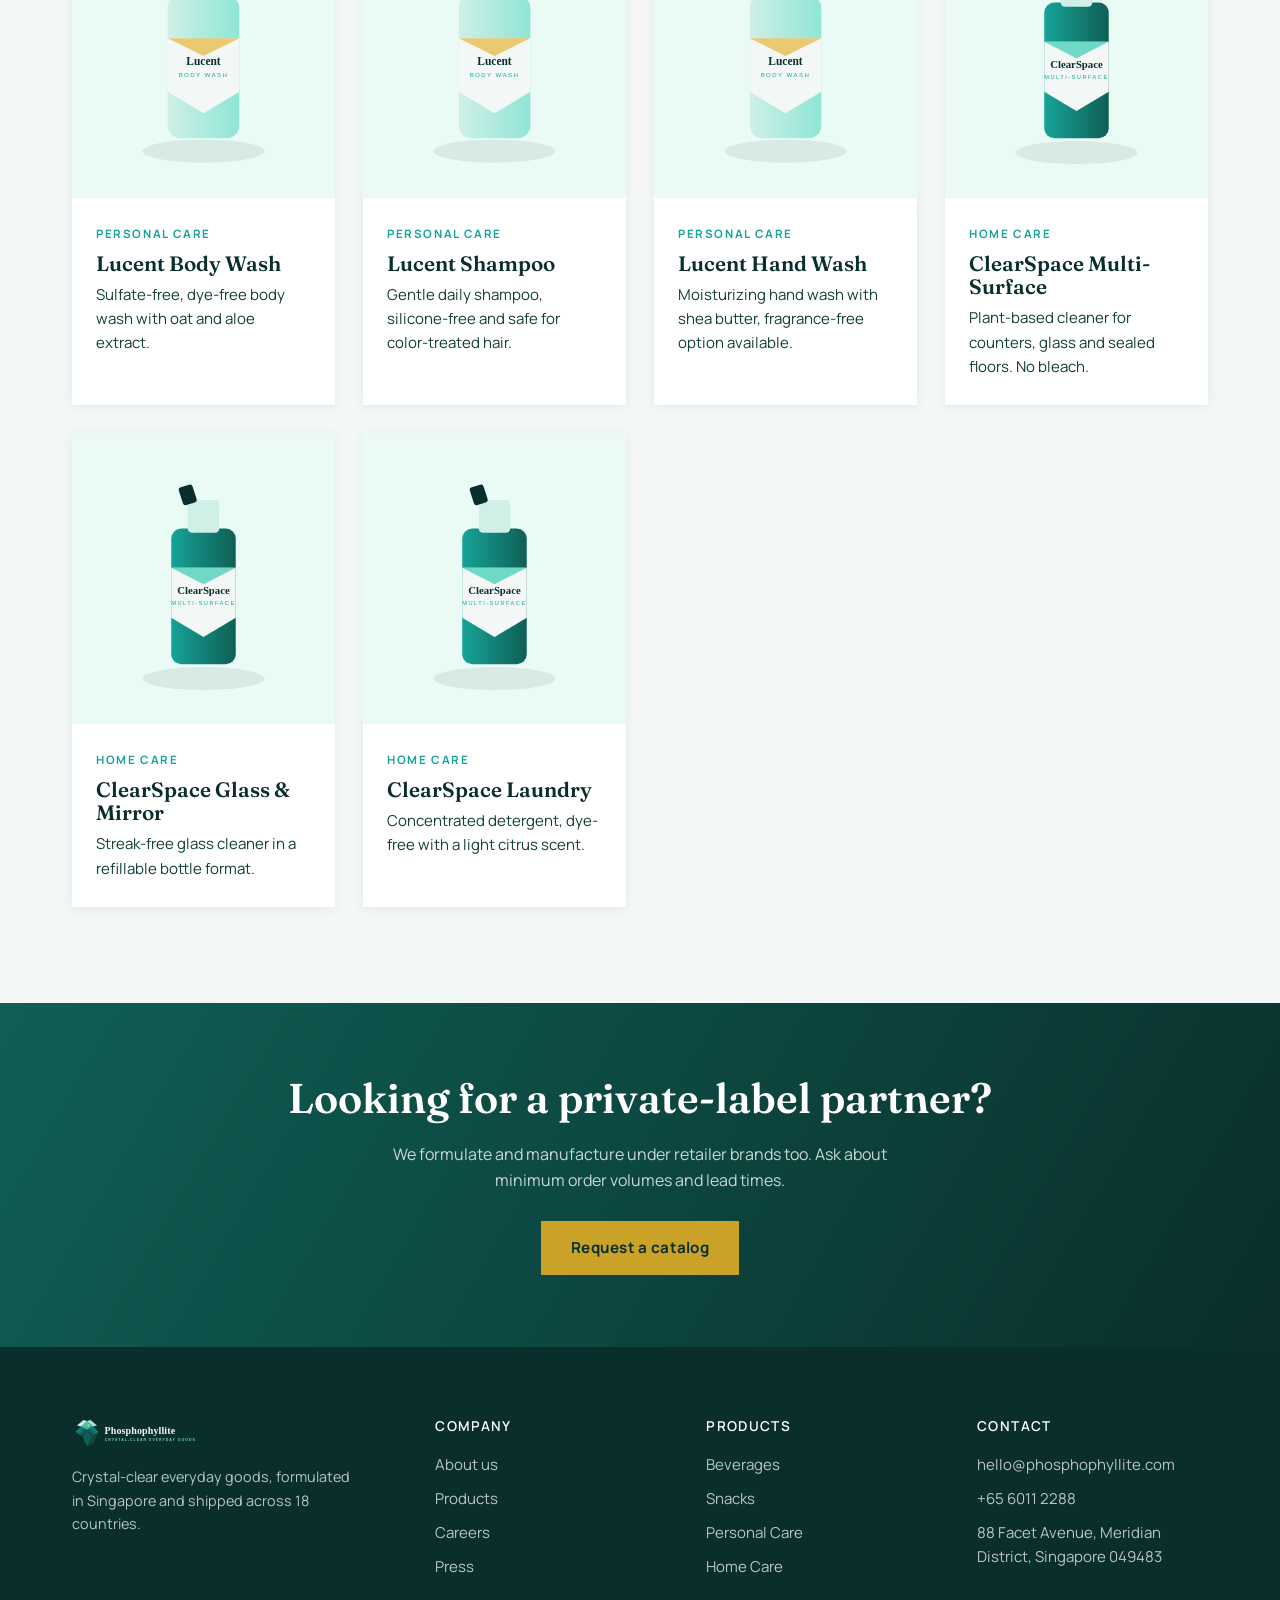
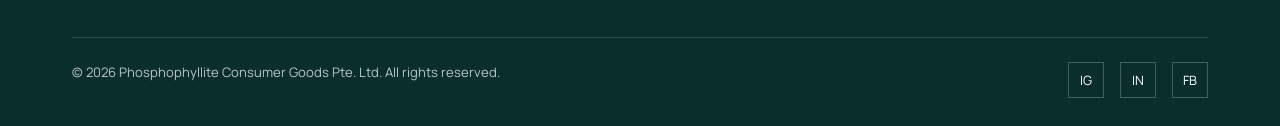
<file: docs/products.html>
<!DOCTYPE html>
<html lang="en">
<head>
<meta charset="UTF-8">
<meta name="viewport" content="width=device-width, initial-scale=1.0">
<title>Products — Phosphophyllite</title>
<meta name="description" content="Browse Phosphophyllite's four product lines: beverages, snacks, personal care and home care.">
<link rel="icon" type="image/svg+xml" href="assets/favicon.svg">
<link rel="preconnect" href="https://fonts.googleapis.com">
<link href="https://fonts.googleapis.com/css2?family=Fraunces:opsz,wght@9..144,500;9..144,600;9..144,700&family=Manrope:wght@400;500;600;700;800&display=swap" rel="stylesheet">
<link rel="stylesheet" href="css/style.css">
</head>
<body>

<header class="site-header">
  <nav class="nav">
    <a href="index.html" class="nav-logo"><img src="assets/logo-full.svg" alt="Phosphophyllite"></a>
    <ul class="nav-links" id="nav-links">
      <li><a href="index.html">Home</a></li>
      <li><a href="about.html">About</a></li>
      <li><a href="products.html" class="active">Products</a></li>
      <li><a href="contact.html">Contact</a></li>
    </ul>
    <div class="nav-cta">
      <a href="contact.html" class="btn btn-secondary">Get in touch</a>
      <button class="nav-toggle" aria-label="Toggle menu" aria-expanded="false">
        <span></span><span></span><span></span>
      </button>
    </div>
  </nav>
</header>

<main>

  <div class="page-header container">
    <span class="eyebrow">Full catalog</span>
    <h1>Every product, one standard.</h1>
    <p>Filter by category or browse the full range. Every item ships with a public ingredient and sourcing sheet on request.</p>
  </div>

  <section style="padding-top:0;">
    <div class="container">
      <div class="filter-tabs">
        <button class="active" data-filter="all">All products</button>
        <button data-filter="beverages">Beverages</button>
        <button data-filter="snacks">Snacks</button>
        <button data-filter="personal-care">Personal Care</button>
        <button data-filter="home-care">Home Care</button>
      </div>

      <div class="grid grid-4" id="product-grid">

        <!-- BEVERAGES -->
        <div class="product-card" data-category="beverages" id="beverages">
          <div class="thumb"><img src="assets/product-beverages.svg" alt="Phyllite Sparkling Original bottle"></div>
          <div class="info">
            <span class="tag">Beverages</span>
            <h3>Phyllite Sparkling Original</h3>
            <p>Naturally carbonated mineral water, bottled at source. Zero sugar, zero additives.</p>
          </div>
        </div>
        <div class="product-card" data-category="beverages">
          <div class="thumb"><img src="assets/product-beverages.svg" alt="Phyllite Sparkling Citrus bottle"></div>
          <div class="info">
            <span class="tag">Beverages</span>
            <h3>Phyllite Sparkling Citrus</h3>
            <p>The original, finished with a splash of real citrus oil — no concentrate.</p>
          </div>
        </div>
        <div class="product-card" data-category="beverages">
          <div class="thumb"><img src="assets/product-beverages.svg" alt="Phyllite Still bottle"></div>
          <div class="info">
            <span class="tag">Beverages</span>
            <h3>Phyllite Still</h3>
            <p>Uncarbonated mineral water from the same protected spring source.</p>
          </div>
        </div>
        <div class="product-card" data-category="beverages">
          <div class="thumb"><img src="assets/product-beverages.svg" alt="Phyllite Iced Tea bottle"></div>
          <div class="info">
            <span class="tag">Beverages</span>
            <h3>Phyllite Iced Tea</h3>
            <p>Cold-brewed black tea, lightly sweetened with cane sugar only.</p>
          </div>
        </div>

        <!-- SNACKS -->
        <div class="product-card" data-category="snacks" id="snacks">
          <div class="thumb"><img src="assets/product-snacks.svg" alt="Facet Bites Sea Salt pouch"></div>
          <div class="info">
            <span class="tag">Snacks</span>
            <h3>Facet Bites Sea Salt</h3>
            <p>Air-roasted chickpea snack, seasoned with sea salt only.</p>
          </div>
        </div>
        <div class="product-card" data-category="snacks">
          <div class="thumb"><img src="assets/product-snacks.svg" alt="Facet Bites Smoked Paprika pouch"></div>
          <div class="info">
            <span class="tag">Snacks</span>
            <h3>Facet Bites Smoked Paprika</h3>
            <p>Same roast, finished with smoked Spanish paprika.</p>
          </div>
        </div>
        <div class="product-card" data-category="snacks">
          <div class="thumb"><img src="assets/product-snacks.svg" alt="Facet Bites Trail Mix pouch"></div>
          <div class="info">
            <span class="tag">Snacks</span>
            <h3>Facet Bites Trail Mix</h3>
            <p>Roasted nuts, seeds and dried fruit — no added oil or sugar.</p>
          </div>
        </div>
        <div class="product-card" data-category="snacks">
          <div class="thumb"><img src="assets/product-snacks.svg" alt="Facet Bites Crackers pouch"></div>
          <div class="info">
            <span class="tag">Snacks</span>
            <h3>Facet Bites Crackers</h3>
            <p>Whole-grain crackers baked in small batches, five ingredients total.</p>
          </div>
        </div>

        <!-- PERSONAL CARE -->
        <div class="product-card" data-category="personal-care" id="personal-care">
          <div class="thumb"><img src="assets/product-personal-care.svg" alt="Lucent Body Wash bottle"></div>
          <div class="info">
            <span class="tag">Personal Care</span>
            <h3>Lucent Body Wash</h3>
            <p>Sulfate-free, dye-free body wash with oat and aloe extract.</p>
          </div>
        </div>
        <div class="product-card" data-category="personal-care">
          <div class="thumb"><img src="assets/product-personal-care.svg" alt="Lucent Shampoo bottle"></div>
          <div class="info">
            <span class="tag">Personal Care</span>
            <h3>Lucent Shampoo</h3>
            <p>Gentle daily shampoo, silicone-free and safe for color-treated hair.</p>
          </div>
        </div>
        <div class="product-card" data-category="personal-care">
          <div class="thumb"><img src="assets/product-personal-care.svg" alt="Lucent Hand Wash bottle"></div>
          <div class="info">
            <span class="tag">Personal Care</span>
            <h3>Lucent Hand Wash</h3>
            <p>Moisturizing hand wash with shea butter, fragrance-free option available.</p>
          </div>
        </div>

        <!-- HOME CARE -->
        <div class="product-card" data-category="home-care" id="home-care">
          <div class="thumb"><img src="assets/product-home-care.svg" alt="ClearSpace Multi-Surface Cleaner bottle"></div>
          <div class="info">
            <span class="tag">Home Care</span>
            <h3>ClearSpace Multi-Surface</h3>
            <p>Plant-based cleaner for counters, glass and sealed floors. No bleach.</p>
          </div>
        </div>
        <div class="product-card" data-category="home-care">
          <div class="thumb"><img src="assets/product-home-care.svg" alt="ClearSpace Glass Cleaner bottle"></div>
          <div class="info">
            <span class="tag">Home Care</span>
            <h3>ClearSpace Glass &amp; Mirror</h3>
            <p>Streak-free glass cleaner in a refillable bottle format.</p>
          </div>
        </div>
        <div class="product-card" data-category="home-care">
          <div class="thumb"><img src="assets/product-home-care.svg" alt="ClearSpace Laundry Detergent bottle"></div>
          <div class="info">
            <span class="tag">Home Care</span>
            <h3>ClearSpace Laundry</h3>
            <p>Concentrated detergent, dye-free with a light citrus scent.</p>
          </div>
        </div>

      </div>
    </div>
  </section>

  <!-- CTA -->
  <div class="cta-banner">
    <div class="container">
      <h2>Looking for a private-label partner?</h2>
      <p>We formulate and manufacture under retailer brands too. Ask about minimum order volumes and lead times.</p>
      <div class="cta-actions">
        <a href="contact.html" class="btn btn-gold">Request a catalog</a>
      </div>
    </div>
  </div>

</main>

<footer class="site-footer">
  <div class="container">
    <div class="footer-grid">
      <div class="footer-logo">
        <img src="assets/logo-full-dark.svg" alt="Phosphophyllite">
        <p style="max-width:32ch; font-size:0.9rem;">Crystal-clear everyday goods, formulated in Singapore and shipped across 18 countries.</p>
      </div>
      <div>
        <h4>Company</h4>
        <ul>
          <li><a href="about.html">About us</a></li>
          <li><a href="products.html">Products</a></li>
          <li><a href="contact.html">Careers</a></li>
          <li><a href="contact.html">Press</a></li>
        </ul>
      </div>
      <div>
        <h4>Products</h4>
        <ul>
          <li><a href="products.html#beverages">Beverages</a></li>
          <li><a href="products.html#snacks">Snacks</a></li>
          <li><a href="products.html#personal-care">Personal Care</a></li>
          <li><a href="products.html#home-care">Home Care</a></li>
        </ul>
      </div>
      <div>
        <h4>Contact</h4>
        <ul>
          <li>hello@phosphophyllite.com</li>
          <li>+65 6011 2288</li>
          <li>88 Facet Avenue, Meridian District, Singapore 049483</li>
        </ul>
      </div>
    </div>
    <div class="footer-bottom">
      <span>© 2026 Phosphophyllite Consumer Goods Pte. Ltd. All rights reserved.</span>
      <div class="social-row">
        <a href="#" aria-label="Instagram">IG</a>
        <a href="#" aria-label="LinkedIn">IN</a>
        <a href="#" aria-label="Facebook">FB</a>
      </div>
    </div>
  </div>
</footer>

<script src="js/script.js"></script>
</body>
</html>
</file>
<file: docs/css/style.css>
/* ==========================================================================
   Phosphophyllite — design tokens
   Palette named for the mineral itself: deep ink, crystal teal, mint field,
   warm gold facet-highlight.
   ========================================================================== */

:root {
  --ink: #0A2E2B;
  --ink-soft: #123F38;
  --charcoal: #1C2624;
  --crystal: #17A398;
  --crystal-deep: #0F5F55;
  --crystal-light: #6FD8C6;
  --crystal-pale: #CFEFE7;
  --mint-bg: #F3F8F6;
  --mint-100: #EAFBF6;
  --gold: #C9A227;
  --gold-light: #E8C25C;
  --white: #FFFFFF;
  --line: rgba(10, 46, 43, 0.12);
  --shadow-sm: 0 2px 10px rgba(10, 46, 43, 0.07);
  --shadow-md: 0 12px 32px rgba(10, 46, 43, 0.12);
  --facet: 18px;
  --radius-soft: 6px;
  --max-w: 1200px;
}

/* ==========================================================================
   Reset
   ========================================================================== */

*, *::before, *::after { box-sizing: border-box; }
html { scroll-behavior: smooth; }
@media (prefers-reduced-motion: reduce) {
  html { scroll-behavior: auto; }
  *, *::before, *::after { animation-duration: 0.001ms !important; animation-iteration-count: 1 !important; transition-duration: 0.001ms !important; }
}

body {
  margin: 0;
  background: var(--mint-bg);
  color: var(--charcoal);
  font-family: 'Manrope', -apple-system, BlinkMacSystemFont, sans-serif;
  font-size: 16px;
  line-height: 1.6;
  -webkit-font-smoothing: antialiased;
}

img { max-width: 100%; display: block; }
a { color: inherit; }
ul { list-style: none; margin: 0; padding: 0; }
button { font-family: inherit; cursor: pointer; }

h1, h2, h3, h4 {
  font-family: 'Fraunces', Georgia, serif;
  color: var(--ink);
  margin: 0 0 0.5em;
  line-height: 1.12;
  font-weight: 600;
}

h1 { font-size: clamp(2.5rem, 5vw, 4rem); letter-spacing: -0.01em; }
h2 { font-size: clamp(1.9rem, 3.4vw, 2.6rem); }
h3 { font-size: 1.3rem; }

p { margin: 0 0 1em; }

.eyebrow {
  display: inline-flex;
  align-items: center;
  gap: 0.5em;
  font-size: 0.78rem;
  font-weight: 700;
  letter-spacing: 0.16em;
  text-transform: uppercase;
  color: var(--crystal);
  margin-bottom: 0.9em;
}
.eyebrow::before {
  content: "";
  width: 18px;
  height: 2px;
  background: var(--gold);
  display: inline-block;
}

.container {
  max-width: var(--max-w);
  margin: 0 auto;
  padding: 0 32px;
}

section { padding: 96px 0; }
@media (max-width: 720px) {
  section { padding: 64px 0; }
  .container { padding: 0 20px; }
}

/* Focus visibility */
a:focus-visible, button:focus-visible, input:focus-visible, textarea:focus-visible, select:focus-visible {
  outline: 2px solid var(--gold);
  outline-offset: 3px;
}

/* ==========================================================================
   Signature element: facet-cut corners (used instead of rounded corners)
   ========================================================================== */

.facet-cut {
  clip-path: polygon(
    var(--facet) 0%, 100% 0%, 100% calc(100% - var(--facet)),
    calc(100% - var(--facet)) 100%, 0% 100%, 0% var(--facet)
  );
}
.facet-cut-sm {
  clip-path: polygon(10px 0%, 100% 0%, 100% calc(100% - 10px), calc(100% - 10px) 100%, 0% 100%, 0% 10px);
}

/* ==========================================================================
   Buttons
   ========================================================================== */

.btn {
  display: inline-flex;
  align-items: center;
  gap: 0.6em;
  padding: 15px 30px;
  font-weight: 700;
  font-size: 0.95rem;
  letter-spacing: 0.02em;
  border: none;
  text-decoration: none;
  transition: transform 0.18s ease, box-shadow 0.18s ease, background 0.18s ease;
}
.btn-primary {
  background: var(--ink);
  color: var(--mint-100);
}
.btn-primary:hover { background: var(--crystal-deep); transform: translateY(-2px); box-shadow: var(--shadow-md); }
.btn-secondary {
  background: transparent;
  color: var(--ink);
  border: 1.5px solid var(--ink);
  clip-path: polygon(10px 0%, 100% 0%, 100% calc(100% - 10px), calc(100% - 10px) 100%, 0% 100%, 0% 10px);
}
.btn-secondary:hover { background: var(--ink); color: var(--mint-100); }
.btn-gold {
  background: var(--gold);
  color: var(--ink);
}
.btn-gold:hover { background: var(--gold-light); transform: translateY(-2px); }

/* ==========================================================================
   Header / Nav
   ========================================================================== */

.site-header {
  position: sticky;
  top: 0;
  z-index: 100;
  background: rgba(243, 248, 246, 0.86);
  backdrop-filter: blur(10px);
  border-bottom: 1px solid var(--line);
}
.nav {
  display: flex;
  align-items: center;
  justify-content: space-between;
  padding: 16px 32px;
  max-width: var(--max-w);
  margin: 0 auto;
}
.nav-logo img { height: 34px; }
.nav-links {
  display: flex;
  gap: 36px;
  font-weight: 600;
  font-size: 0.95rem;
}
.nav-links a {
  text-decoration: none;
  position: relative;
  padding: 6px 0;
}
.nav-links a::after {
  content: "";
  position: absolute;
  left: 0; bottom: 0;
  width: 0; height: 2px;
  background: var(--gold);
  transition: width 0.2s ease;
}
.nav-links a:hover::after, .nav-links a.active::after { width: 100%; }
.nav-links a.active { color: var(--crystal-deep); }

.nav-cta { display: flex; align-items: center; gap: 20px; }
.nav-toggle {
  display: none;
  background: none; border: none;
  flex-direction: column; gap: 5px;
}
.nav-toggle span { width: 24px; height: 2px; background: var(--ink); display: block; }

@media (max-width: 860px) {
  .nav-links { position: fixed; top: 68px; left: 0; right: 0; background: var(--mint-bg);
    flex-direction: column; padding: 24px 32px; gap: 20px; border-bottom: 1px solid var(--line);
    transform: translateY(-130%); transition: transform 0.25s ease; }
  .nav-links.open { transform: translateY(0); }
  .nav-toggle { display: flex; }
  .nav-cta .btn-secondary { display: none; }
}

/* ==========================================================================
   Hero
   ========================================================================== */

.hero {
  padding: 72px 0 40px;
  overflow: hidden;
}
.hero .container {
  display: grid;
  grid-template-columns: 1.05fr 0.95fr;
  align-items: center;
  gap: 48px;
}
.hero h1 { margin-bottom: 0.4em; }
.hero-lede {
  font-size: 1.15rem;
  max-width: 46ch;
  color: var(--ink-soft);
}
.hero-actions {
  display: flex;
  gap: 16px;
  margin-top: 32px;
  flex-wrap: wrap;
}
.hero-stats {
  display: flex;
  gap: 40px;
  margin-top: 56px;
  padding-top: 32px;
  border-top: 1px solid var(--line);
}
.hero-stats .stat-num {
  font-family: 'Fraunces', serif;
  font-size: 2rem;
  color: var(--crystal-deep);
  font-weight: 600;
  display: block;
}
.hero-stats .stat-label {
  font-size: 0.8rem;
  color: var(--ink-soft);
  letter-spacing: 0.02em;
}
.hero-art {
  animation: float 7s ease-in-out infinite;
}
@keyframes float {
  0%, 100% { transform: translateY(0px); }
  50% { transform: translateY(-14px); }
}
@media (prefers-reduced-motion: reduce) {
  .hero-art { animation: none; }
}
@media (max-width: 860px) {
  .hero .container { grid-template-columns: 1fr; }
  .hero-art { order: -1; max-width: 280px; margin: 0 auto; }
  .hero-stats { flex-wrap: wrap; gap: 24px 40px; }
}

/* ==========================================================================
   Marquee / trust strip
   ========================================================================== */

.trust-strip {
  border-top: 1px solid var(--line);
  border-bottom: 1px solid var(--line);
  padding: 28px 0;
  background: var(--white);
}
.trust-strip .container {
  display: flex;
  justify-content: space-between;
  flex-wrap: wrap;
  gap: 20px;
  align-items: center;
}
.trust-strip span {
  font-weight: 700;
  letter-spacing: 0.06em;
  color: var(--ink-soft);
  font-size: 0.85rem;
  text-transform: uppercase;
  opacity: 0.75;
}

/* ==========================================================================
   Facet cards (products, values)
   ========================================================================== */

.grid {
  display: grid;
  gap: 28px;
}
.grid-4 { grid-template-columns: repeat(4, 1fr); }
.grid-3 { grid-template-columns: repeat(3, 1fr); }
.grid-2 { grid-template-columns: repeat(2, 1fr); }
@media (max-width: 980px) {
  .grid-4 { grid-template-columns: repeat(2, 1fr); }
  .grid-3 { grid-template-columns: repeat(2, 1fr); }
}
@media (max-width: 620px) {
  .grid-4, .grid-3, .grid-2 { grid-template-columns: 1fr; }
}

.card {
  background: var(--white);
  padding: 32px;
  box-shadow: var(--shadow-sm);
  transition: transform 0.2s ease, box-shadow 0.2s ease;
}
.card:hover { transform: translateY(-6px); box-shadow: var(--shadow-md); }

.product-card {
  background: var(--white);
  overflow: hidden;
  box-shadow: var(--shadow-sm);
  transition: transform 0.22s ease, box-shadow 0.22s ease;
  text-decoration: none;
  display: block;
}
.product-card:hover { transform: translateY(-6px); box-shadow: var(--shadow-md); }
.product-card .thumb {
  background: var(--mint-100);
  padding: 24px;
}
.product-card .thumb img { width: 100%; height: auto; }
.product-card .info { padding: 22px 24px 26px; }
.product-card .info .tag {
  font-size: 0.72rem;
  letter-spacing: 0.14em;
  color: var(--crystal);
  font-weight: 700;
  text-transform: uppercase;
}
.product-card h3 { margin: 6px 0 8px; }
.product-card p { color: var(--ink-soft); font-size: 0.94rem; margin: 0; }

/* Section variants */
.section-dark {
  background: var(--ink);
  color: var(--mint-100);
}
.section-dark h2, .section-dark h3 { color: var(--white); }
.section-dark .eyebrow { color: var(--crystal-light); }
.section-dark p { color: rgba(243,248,246,0.78); }

.section-pale { background: var(--mint-100); }

.two-col {
  display: grid;
  grid-template-columns: 1fr 1fr;
  gap: 64px;
  align-items: center;
}
@media (max-width: 860px) {
  .two-col { grid-template-columns: 1fr; gap: 32px; }
}

/* Timeline (real chronological sequence — numbers justified) */
.timeline {
  display: grid;
  grid-template-columns: repeat(4, 1fr);
  gap: 28px;
  margin-top: 48px;
}
@media (max-width: 860px) { .timeline { grid-template-columns: repeat(2, 1fr); } }
@media (max-width: 560px) { .timeline { grid-template-columns: 1fr; } }
.timeline-item .year {
  font-family: 'Fraunces', serif;
  font-size: 1.8rem;
  color: var(--gold);
  font-weight: 600;
}
.timeline-item h4 { margin: 6px 0 8px; font-size: 1.05rem; color: var(--ink); font-family: 'Manrope',sans-serif; font-weight: 700;}
.timeline-item p { font-size: 0.92rem; color: var(--ink-soft); }

/* Values */
.value-card .mark {
  width: 46px; height: 46px;
  margin-bottom: 18px;
}

/* Quote / testimonial */
.quote-block {
  border-left: 3px solid var(--gold);
  padding-left: 28px;
  font-family: 'Fraunces', serif;
  font-size: 1.5rem;
  color: var(--ink);
  font-style: italic;
}
.quote-attrib {
  margin-top: 18px;
  font-family: 'Manrope', sans-serif;
  font-style: normal;
  font-size: 0.9rem;
  color: var(--ink-soft);
  font-weight: 700;
}

/* CTA banner */
.cta-banner {
  background: linear-gradient(120deg, var(--crystal-deep), var(--ink));
  color: var(--white);
  padding: 72px 0;
  text-align: center;
}
.cta-banner h2 { color: var(--white); }
.cta-banner p { color: rgba(243,248,246,0.82); max-width: 56ch; margin-inline: auto; }
.cta-actions { display: flex; gap: 16px; justify-content: center; margin-top: 28px; flex-wrap: wrap; }
.cta-banner .btn-secondary { border-color: var(--white); color: var(--white); }
.cta-banner .btn-secondary:hover { background: var(--white); color: var(--ink); }

/* ==========================================================================
   Footer
   ========================================================================== */

.site-footer {
  background: var(--ink);
  color: rgba(243,248,246,0.75);
  padding: 72px 0 28px;
}
.footer-grid {
  display: grid;
  grid-template-columns: 1.4fr 1fr 1fr 1fr;
  gap: 40px;
  padding-bottom: 48px;
  border-bottom: 1px solid rgba(243,248,246,0.14);
}
@media (max-width: 860px) { .footer-grid { grid-template-columns: repeat(2,1fr); } }
@media (max-width: 560px) { .footer-grid { grid-template-columns: 1fr; } }
.footer-grid h4 {
  color: var(--white);
  font-family: 'Manrope', sans-serif;
  font-size: 0.85rem;
  letter-spacing: 0.1em;
  text-transform: uppercase;
  margin-bottom: 18px;
}
.footer-grid li { margin-bottom: 10px; font-size: 0.94rem; }
.footer-grid a { text-decoration: none; }
.footer-grid a:hover { color: var(--crystal-light); }
.footer-logo img { height: 30px; margin-bottom: 16px; }
.footer-bottom {
  display: flex;
  justify-content: space-between;
  flex-wrap: wrap;
  gap: 12px;
  padding-top: 24px;
  font-size: 0.82rem;
}
.social-row { display: flex; gap: 16px; }
.social-row a {
  width: 36px; height: 36px;
  display: flex; align-items: center; justify-content: center;
  border: 1px solid rgba(243,248,246,0.25);
  color: var(--white);
  text-decoration: none;
  font-size: 0.8rem;
}
.social-row a:hover { background: var(--crystal); border-color: var(--crystal); }

/* ==========================================================================
   Contact page
   ========================================================================== */

.contact-grid {
  display: grid;
  grid-template-columns: 1fr 1.2fr;
  gap: 56px;
  align-items: start;
}
@media (max-width: 900px) { .contact-grid { grid-template-columns: 1fr; } }

.contact-info-card {
  background: var(--white);
  padding: 36px;
  box-shadow: var(--shadow-sm);
}
.contact-info-card .row {
  display: flex;
  gap: 16px;
  margin-bottom: 24px;
}
.contact-info-card .row .ic {
  width: 22px; flex-shrink: 0; color: var(--crystal);
}
.contact-info-card .row h4 { margin: 0 0 4px; font-size: 0.95rem; font-family: 'Manrope', sans-serif; }
.contact-info-card .row p { margin: 0; font-size: 0.92rem; color: var(--ink-soft); }

.form-card {
  background: var(--white);
  padding: 40px;
  box-shadow: var(--shadow-sm);
}
.form-row { display: grid; grid-template-columns: 1fr 1fr; gap: 20px; }
@media (max-width: 560px) { .form-row { grid-template-columns: 1fr; } }
.field { margin-bottom: 22px; }
.field label {
  display: block;
  font-size: 0.85rem;
  font-weight: 700;
  margin-bottom: 8px;
  color: var(--ink);
}
.field input, .field textarea, .field select {
  width: 100%;
  border: 1.5px solid var(--line);
  background: var(--mint-bg);
  padding: 13px 16px;
  font-family: inherit;
  font-size: 0.95rem;
  color: var(--charcoal);
  transition: border-color 0.15s ease;
}
.field input:focus, .field textarea:focus, .field select:focus {
  border-color: var(--crystal);
  outline: none;
}
.field textarea { resize: vertical; min-height: 130px; }
.form-note {
  font-size: 0.85rem;
  color: var(--ink-soft);
  margin-top: 4px;
}
.form-success {
  display: none;
  background: var(--mint-100);
  border-left: 3px solid var(--crystal);
  padding: 18px 22px;
  margin-bottom: 24px;
  font-weight: 600;
  color: var(--ink);
}
.form-success.show { display: block; }

.map-embed {
  width: 100%;
  height: 320px;
  margin-top: 32px;
}

/* ==========================================================================
   About page extras
   ========================================================================== */

.stat-band {
  background: var(--white);
  border-top: 1px solid var(--line);
  border-bottom: 1px solid var(--line);
}
.stat-band .grid-4 { text-align: center; }
.stat-band .stat-num {
  font-family: 'Fraunces', serif;
  font-size: 2.6rem;
  color: var(--crystal-deep);
  display: block;
}
.stat-band .stat-label { font-size: 0.85rem; color: var(--ink-soft); }

.leader-card { text-align: left; }
.leader-photo {
  width: 100%;
  aspect-ratio: 1/1;
  background: linear-gradient(135deg, var(--crystal-pale), var(--crystal-light));
  margin-bottom: 18px;
  display: flex; align-items: center; justify-content: center;
  color: var(--ink);
  font-family: 'Fraunces', serif;
  font-size: 2.4rem;
  font-weight: 600;
}
.leader-role { color: var(--crystal-deep); font-size: 0.85rem; font-weight: 700; letter-spacing: 0.04em; margin-bottom: 8px; }

/* Products page filter tabs */
.filter-tabs {
  display: flex;
  gap: 12px;
  flex-wrap: wrap;
  margin-bottom: 40px;
}
.filter-tabs button {
  background: var(--white);
  border: 1.5px solid var(--line);
  padding: 10px 22px;
  font-weight: 700;
  font-size: 0.88rem;
  color: var(--ink-soft);
  transition: all 0.18s ease;
}
.filter-tabs button.active, .filter-tabs button:hover {
  background: var(--ink);
  border-color: var(--ink);
  color: var(--white);
}

.back-link {
  display: inline-flex;
  align-items: center;
  gap: 8px;
  font-weight: 700;
  font-size: 0.9rem;
  text-decoration: none;
  color: var(--crystal-deep);
  margin-bottom: 24px;
}

/* Page header (non-home pages) */
.page-header {
  padding: 64px 0 48px;
  text-align: center;
}
.page-header p { max-width: 60ch; margin: 0 auto; color: var(--ink-soft); font-size: 1.05rem; }
</file>
